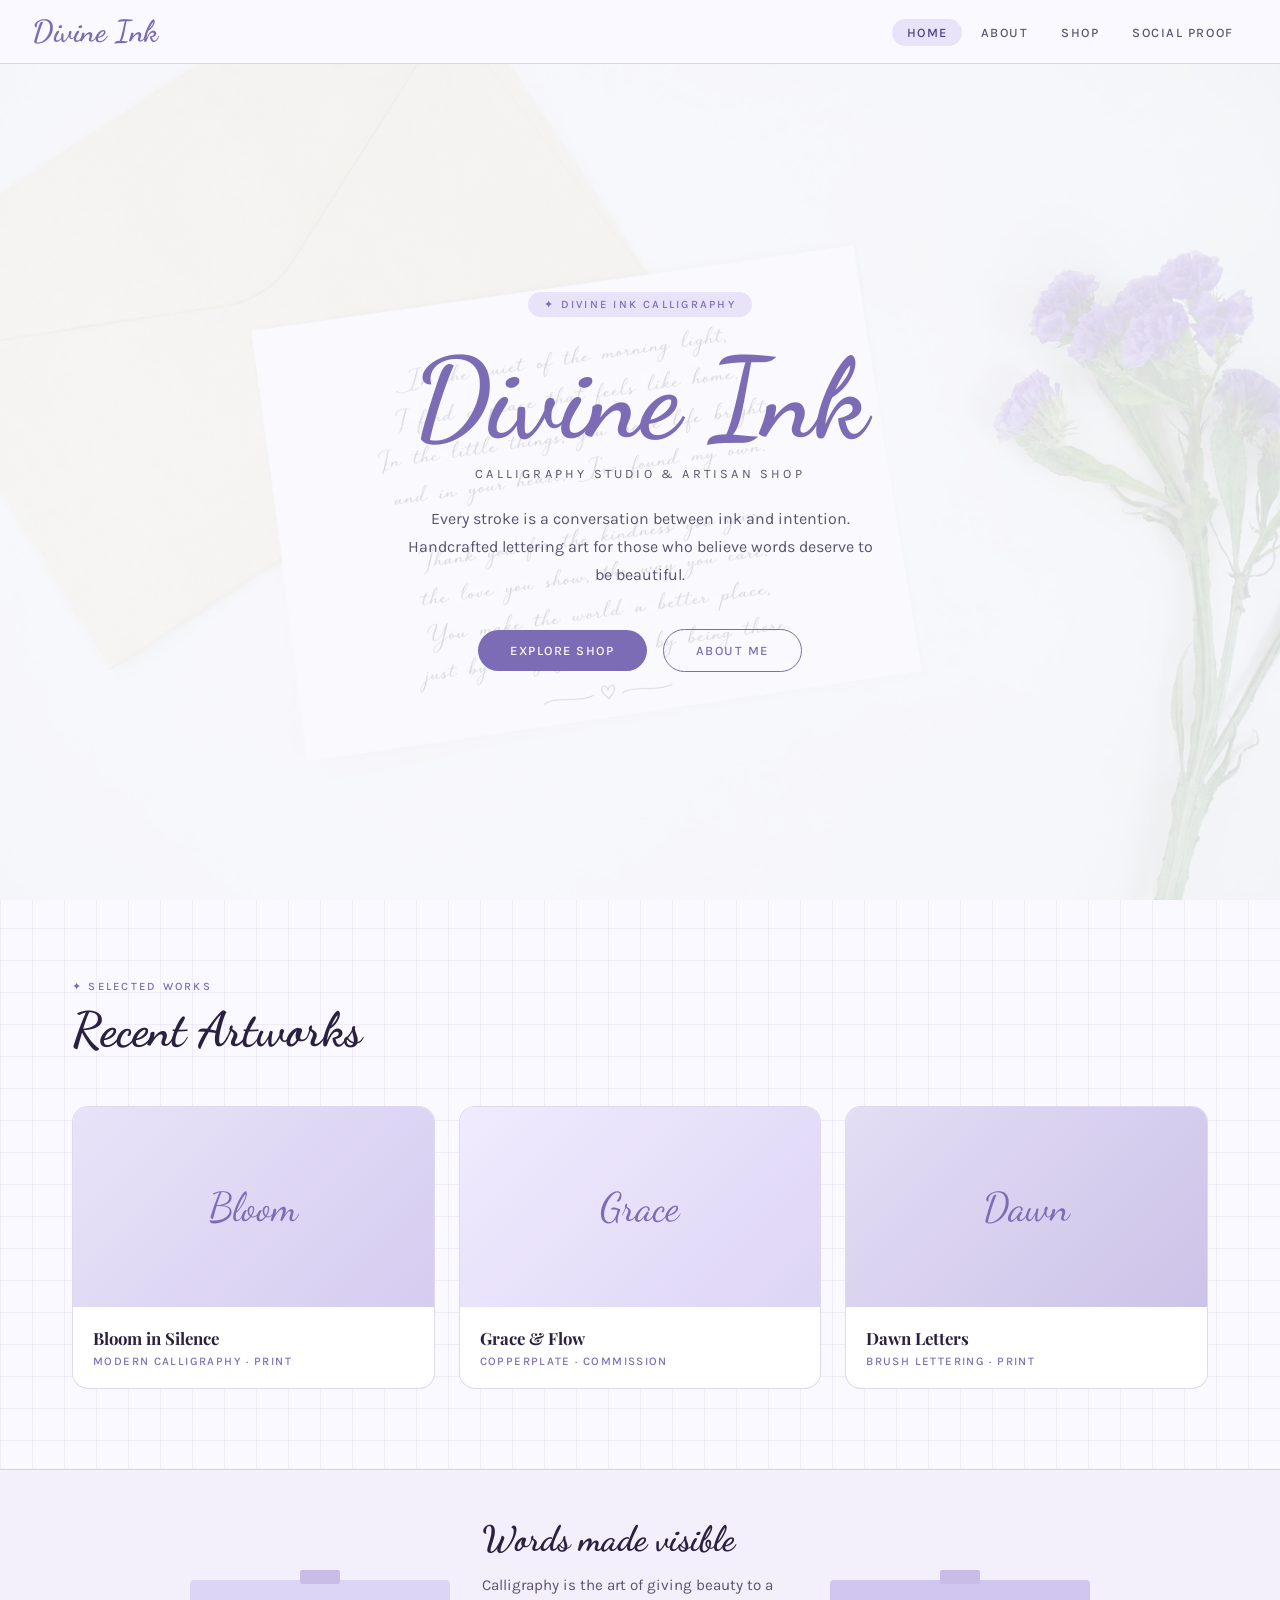
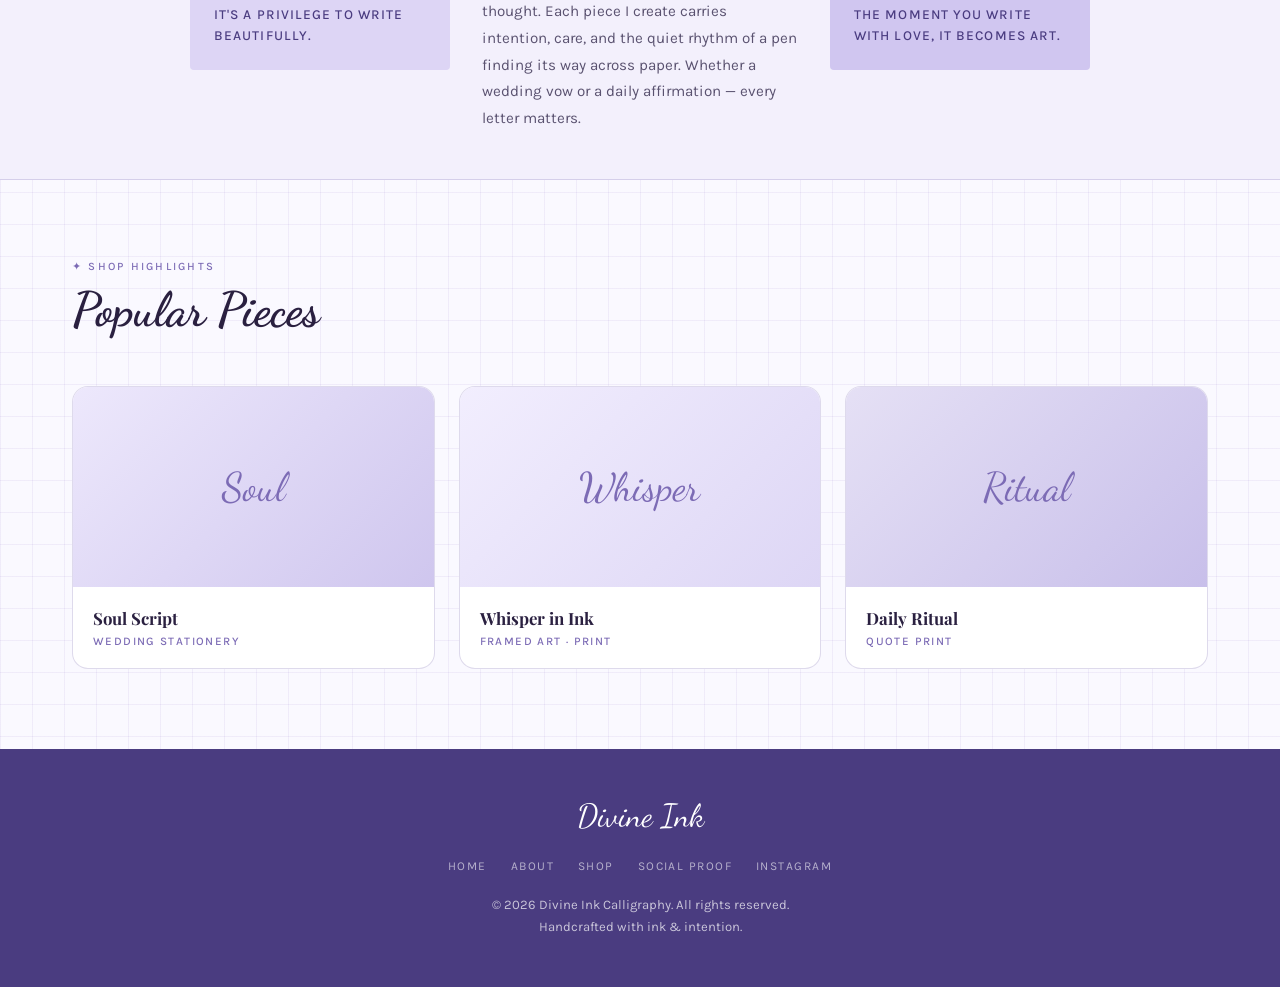
<file: index.html>
<!DOCTYPE html>
<html lang="en">

<head>
  <meta charset="UTF-8">
  <meta name="viewport" content="width=device-width, initial-scale=1.0">
  <title>Divine Ink Calligraphy</title>
  <link
    href="https://fonts.googleapis.com/css2?family=Playfair+Display:ital,wght@0,400;0,700;1,400&family=Dancing+Script:wght@400;600;700&family=Karla:wght@300;400;500&display=swap"
    rel="stylesheet">
  <style>
    :root {
      --lavender: #b8a9e8;
      --lavender-light: #e8e3f8;
      --lavender-mid: #d0c6f0;
      --lavender-deep: #7c6bb5;
      --lavender-dark: #4a3c80;
      --ink: #2a2040;
      --ink-muted: #5a5270;
      --cream: #faf9ff;
      --cream-2: #f3f0fc;
      --sticky-1: #ddd5f5;
      --sticky-2: #c9bde8;
      --border: rgba(124, 107, 181, 0.25);
      --shadow: 0 4px 24px rgba(74, 60, 128, 0.1);
    }

    * {
      margin: 0;
      padding: 0;
      box-sizing: border-box;
    }

    body {
      font-family: 'Karla', sans-serif;
      background: var(--cream);
      color: var(--ink);
      overflow-x: hidden;
    }

    /* GRID PAPER BACKGROUND */
    .grid-bg {
      background-color: var(--cream);
      background-image:
        linear-gradient(rgba(180, 160, 220, 0.15) 1px, transparent 1px),
        linear-gradient(90deg, rgba(180, 160, 220, 0.15) 1px, transparent 1px);
      background-size: 32px 32px;
    }

    /* NAV */
    nav {
      position: fixed;
      top: 0;
      left: 0;
      right: 0;
      z-index: 100;
      background: rgba(250, 249, 255, 0.95);
      backdrop-filter: blur(10px);
      border-bottom: 1px solid var(--border);
      padding: 0 2rem;
      height: 64px;
      display: flex;
      align-items: center;
      justify-content: space-between;
    }

    .nav-logo {
      font-family: 'Dancing Script', cursive;
      font-size: 1.9rem;
      font-weight: 700;
      color: var(--lavender-deep);
      letter-spacing: 0.02em;
      text-decoration: none;
    }

    .nav-links {
      display: flex;
      gap: 0.25rem;
      list-style: none;
    }

    .nav-links a {
      text-decoration: none;
      font-size: 0.8rem;
      font-weight: 500;
      letter-spacing: 0.12em;
      text-transform: uppercase;
      color: var(--ink-muted);
      padding: 0.4rem 0.9rem;
      border-radius: 20px;
      transition: all 0.2s;
    }

    .nav-links a:hover,
    .nav-links a.active {
      background: var(--lavender-light);
      color: var(--lavender-dark);
    }

    /* HERO */
    .hero {
      min-height: calc(100vh - 64px);
      display: flex;
      flex-direction: column;
      align-items: center;
      justify-content: center;
      text-align: center;
      padding-inline: 2rem;
      position: relative;
      overflow: hidden;
      background: url('images/homepage3.png') center/cover no-repeat;
      margin-top: 64px;
    }

    .hero::before {
      content: '';
      position: absolute;
      inset: 0;
      background: rgba(250, 249, 255, 0.85);
      z-index: 1;
    }

    .hero-content {
      position: relative;
      z-index: 2;
    }

    .hero-circle-1 {
      display: none;
    }

    .hero-circle-2 {
      display: none;
    }

    .hero-tag {
      display: inline-block;
      font-size: 0.7rem;
      letter-spacing: 0.2em;
      text-transform: uppercase;
      color: var(--lavender-deep);
      background: var(--lavender-light);
      padding: 0.35rem 1rem;
      border-radius: 20px;
      margin-bottom: 1.5rem;
      font-weight: 500;
    }

    .hero-title {
      font-family: 'Dancing Script', cursive;
      font-size: clamp(3.5rem, 9vw, 7rem);
      font-weight: 700;
      color: var(--lavender-deep);
      line-height: 1.05;
      margin-bottom: 0.5rem;
    }

    .hero-sub {
      font-family: 'Karla', sans-serif;
      font-size: 0.8rem;
      letter-spacing: 0.25em;
      text-transform: uppercase;
      color: var(--ink-muted);
      margin-bottom: 1.5rem;
    }

    .hero-desc {
      max-width: 480px;
      font-size: 1rem;
      color: var(--ink-muted);
      line-height: 1.75;
      margin-bottom: 2.5rem;
    }

    .btn-primary {
      display: inline-block;
      background: var(--lavender-deep);
      color: #fff;
      padding: 0.8rem 2rem;
      border-radius: 30px;
      font-size: 0.8rem;
      letter-spacing: 0.12em;
      text-transform: uppercase;
      font-weight: 500;
      cursor: pointer;
      border: none;
      transition: all 0.25s;
      text-decoration: none;
    }

    .btn-primary:hover {
      background: var(--lavender-dark);
      transform: translateY(-2px);
    }

    .btn-outline {
      display: inline-block;
      background: transparent;
      color: var(--lavender-deep);
      padding: 0.8rem 2rem;
      border-radius: 30px;
      font-size: 0.8rem;
      letter-spacing: 0.12em;
      text-transform: uppercase;
      font-weight: 500;
      cursor: pointer;
      border: 1.5px solid var(--lavender-deep);
      transition: all 0.25s;
      margin-left: 0.75rem;
      text-decoration: none;
    }

    .btn-outline:hover {
      background: var(--lavender-light);
    }

    /* HERO */
    .section {
      padding: 5rem 2rem;
      max-width: 1200px;
      margin: 0 auto;
    }

    .section-label {
      font-size: 0.7rem;
      letter-spacing: 0.2em;
      text-transform: uppercase;
      color: var(--lavender-deep);
      font-weight: 500;
      margin-bottom: 0.5rem;
    }

    .section-title {
      font-family: 'Dancing Script', cursive;
      font-size: clamp(2rem, 4vw, 3rem);
      color: var(--ink);
      margin-bottom: 3rem;
    }

    .works-grid {
      display: grid;
      grid-template-columns: repeat(auto-fill, minmax(280px, 1fr));
      gap: 1.5rem;
    }

    .work-card {
      background: #fff;
      border: 1px solid var(--border);
      border-radius: 16px;
      overflow: hidden;
      transition: all 0.3s;
      cursor: pointer;
    }

    .work-card:hover {
      transform: translateY(-6px);
      box-shadow: var(--shadow);
    }

    .work-img {
      height: 200px;
      display: flex;
      align-items: center;
      justify-content: center;
      font-family: 'Dancing Script', cursive;
      font-size: 2.5rem;
      color: var(--lavender-deep);
      position: relative;
      overflow: hidden;
    }

    .work-img-1 {
      background: linear-gradient(135deg, #e8e3f8, #d5ccf0);
    }

    .work-img-2 {
      background: linear-gradient(135deg, #f0ebfe, #ddd5f5);
    }

    .work-img-3 {
      background: linear-gradient(135deg, #e3ddf5, #ccc3e8);
    }

    .work-info {
      padding: 1.25rem;
    }

    .work-title {
      font-family: 'Playfair Display', serif;
      font-size: 1.05rem;
      font-weight: 700;
      color: var(--ink);
      margin-bottom: 0.3rem;
    }

    .work-category {
      font-size: 0.72rem;
      letter-spacing: 0.12em;
      text-transform: uppercase;
      color: var(--lavender-deep);
      font-weight: 500;
    }

    /* STICKY NOTE QUOTE */
    .sticky-section {
      padding: 3rem 2rem;
      background: var(--cream-2);
      border-top: 1px solid var(--border);
      border-bottom: 1px solid var(--border);
    }

    .sticky-inner {
      max-width: 900px;
      margin: 0 auto;
      display: flex;
      gap: 2rem;
      align-items: center;
      flex-wrap: wrap;
    }

    .sticky-note {
      background: var(--sticky-1);
      border-radius: 4px;
      padding: 1.5rem;
      min-width: 200px;
      max-width: 260px;
      position: relative;
      flex-shrink: 0;
    }

    .sticky-note::before {
      content: '';
      position: absolute;
      top: -10px;
      left: 50%;
      transform: translateX(-50%);
      width: 40px;
      height: 14px;
      background: var(--sticky-2);
      border-radius: 2px;
    }

    .sticky-note p {
      font-family: 'Karla', sans-serif;
      font-size: 0.85rem;
      font-weight: 500;
      letter-spacing: 0.08em;
      text-transform: uppercase;
      color: var(--lavender-dark);
      line-height: 1.55;
    }

    .sticky-text {
      flex: 1;
      min-width: 250px;
    }

    .sticky-text h2 {
      font-family: 'Dancing Script', cursive;
      font-size: 2.2rem;
      color: var(--ink);
      margin-bottom: 0.75rem;
    }

    .sticky-text p {
      color: var(--ink-muted);
      line-height: 1.75;
      font-size: 0.95rem;
    }

    /* FOOTER */
    footer {
      background: var(--lavender-dark);
      color: rgba(255, 255, 255, 0.7);
      padding: 3rem 2rem;
      text-align: center;
    }

    footer .footer-logo {
      font-family: 'Dancing Script', cursive;
      font-size: 2rem;
      color: #fff;
      margin-bottom: 0.5rem;
    }

    footer p {
      font-size: 0.82rem;
      line-height: 1.7;
    }

    footer .footer-links {
      display: flex;
      justify-content: center;
      gap: 1.5rem;
      margin: 1.25rem 0;
      list-style: none;
      flex-wrap: wrap;
    }

    footer .footer-links a {
      font-size: 0.75rem;
      letter-spacing: 0.12em;
      text-transform: uppercase;
      color: rgba(255, 255, 255, 0.6);
      text-decoration: none;
      cursor: pointer;
      transition: color 0.2s;
    }

    footer .footer-links a:hover {
      color: #fff;
    }
  </style>
</head>

<body class="grid-bg">

  <!-- NAVIGATION -->
  <nav>
    <a href="index.html" class="nav-logo">Divine Ink</a>
    <ul class="nav-links">
      <li><a href="index.html" class="nav-home active">Home</a></li>
      <li><a href="about.html" class="nav-about">About</a></li>
      <li><a href="products.html" class="nav-shop">Shop</a></li>
      <li><a href="testimonials.html">Social Proof</a></li>
    </ul>
  </nav>

  <!-- HERO SECTION -->
  <section class="hero grid-bg">
    <div class="hero-circle-1"></div>
    <div class="hero-circle-2"></div>

    <div class="hero-content">
      <span class="hero-tag">✦ Divine Ink Calligraphy</span>
      <h1 class="hero-title">Divine Ink</h1>
      <p class="hero-sub">Calligraphy Studio &amp; Artisan Shop</p>
      <p class="hero-desc">Every stroke is a conversation between ink and intention. Handcrafted lettering art for those
        who believe words deserve to be beautiful.</p>
      <div>
        <a href="products.html" class="btn-primary">Explore Shop</a>
        <a href="about.html" class="btn-outline">About Me</a>
      </div>
    </div>
  </section>

  <!-- Featured Works -->
  <section class="section">
    <p class="section-label">✦ Selected Works</p>
    <h2 class="section-title">Recent Artworks</h2>
    <div class="works-grid">
      <div class="work-card" onclick="location.href='product-detail.html?id=bloom'">
        <div class="work-img work-img-1">Bloom</div>
        <div class="work-info">
          <p class="work-title">Bloom in Silence</p>
          <p class="work-category">Modern Calligraphy · Print</p>
        </div>
      </div>
      <div class="work-card" onclick="location.href='product-detail.html?id=grace'">
        <div class="work-img work-img-2">Grace</div>
        <div class="work-info">
          <p class="work-title">Grace & Flow</p>
          <p class="work-category">Copperplate · Commission</p>
        </div>
      </div>
      <div class="work-card" onclick="location.href='product-detail.html?id=dawn'">
        <div class="work-img work-img-3">Dawn</div>
        <div class="work-info">
          <p class="work-title">Dawn Letters</p>
          <p class="work-category">Brush Lettering · Print</p>
        </div>
      </div>
    </div>
  </section>

  <!-- Sticky Note Quote -->
  <div class="sticky-section">
    <div class="sticky-inner">
      <div class="sticky-note">
        <p>It's a privilege to write beautifully.</p>
      </div>
      <div class="sticky-text">
        <h2>Words made visible</h2>
        <p>Calligraphy is the art of giving beauty to a thought. Each piece I create carries intention, care, and the
          quiet rhythm of a pen finding its way across paper. Whether a wedding vow or a daily affirmation — every
          letter matters.</p>
      </div>
      <div class="sticky-note" style="background: var(--lavender-mid);">
        <p>The moment you write with love, it becomes art.</p>
      </div>
    </div>
  </div>

  <!-- Second Featured Row -->
  <section class="section">
    <p class="section-label">✦ Shop Highlights</p>
    <h2 class="section-title">Popular Pieces</h2>
    <div class="works-grid">
      <div class="work-card" onclick="location.href='product-detail.html?id=soul'">
        <div class="work-img" style="background: linear-gradient(135deg,#ede8fc,#cfc6ee)">Soul</div>
        <div class="work-info">
          <p class="work-title">Soul Script</p>
          <p class="work-category">Wedding Stationery</p>
        </div>
      </div>
      <div class="work-card" onclick="location.href='product-detail.html?id=whisper'">
        <div class="work-img" style="background: linear-gradient(135deg,#f2eefe,#ddd6f5)">Whisper</div>
        <div class="work-info">
          <p class="work-title">Whisper in Ink</p>
          <p class="work-category">Framed Art · Print</p>
        </div>
      </div>
      <div class="work-card" onclick="location.href='product-detail.html?id=ritual'">
        <div class="work-img" style="background: linear-gradient(135deg,#e5e0f5,#c8bfea)">Ritual</div>
        <div class="work-info">
          <p class="work-title">Daily Ritual</p>
          <p class="work-category">Quote Print</p>
        </div>
      </div>
    </div>
  </section>

  <!-- FOOTER -->
  <footer>
    <div class="footer-logo">Divine Ink</div>
    <ul class="footer-links">
      <li><a href="index.html">Home</a></li>
      <li><a href="about.html">About</a></li>
      <li><a href="products.html">Shop</a></li>
      <li><a href="testimonials.html">Social Proof</a></li>
      <li><a href="https://instagram.com" target="_blank" title="Follow us on Instagram">Instagram</a></li>
    </ul>
    <p>© 2026 Divine Ink Calligraphy. All rights reserved.<br>Handcrafted with ink &amp; intention.</p>
  </footer>

</body>

</html>
</file>
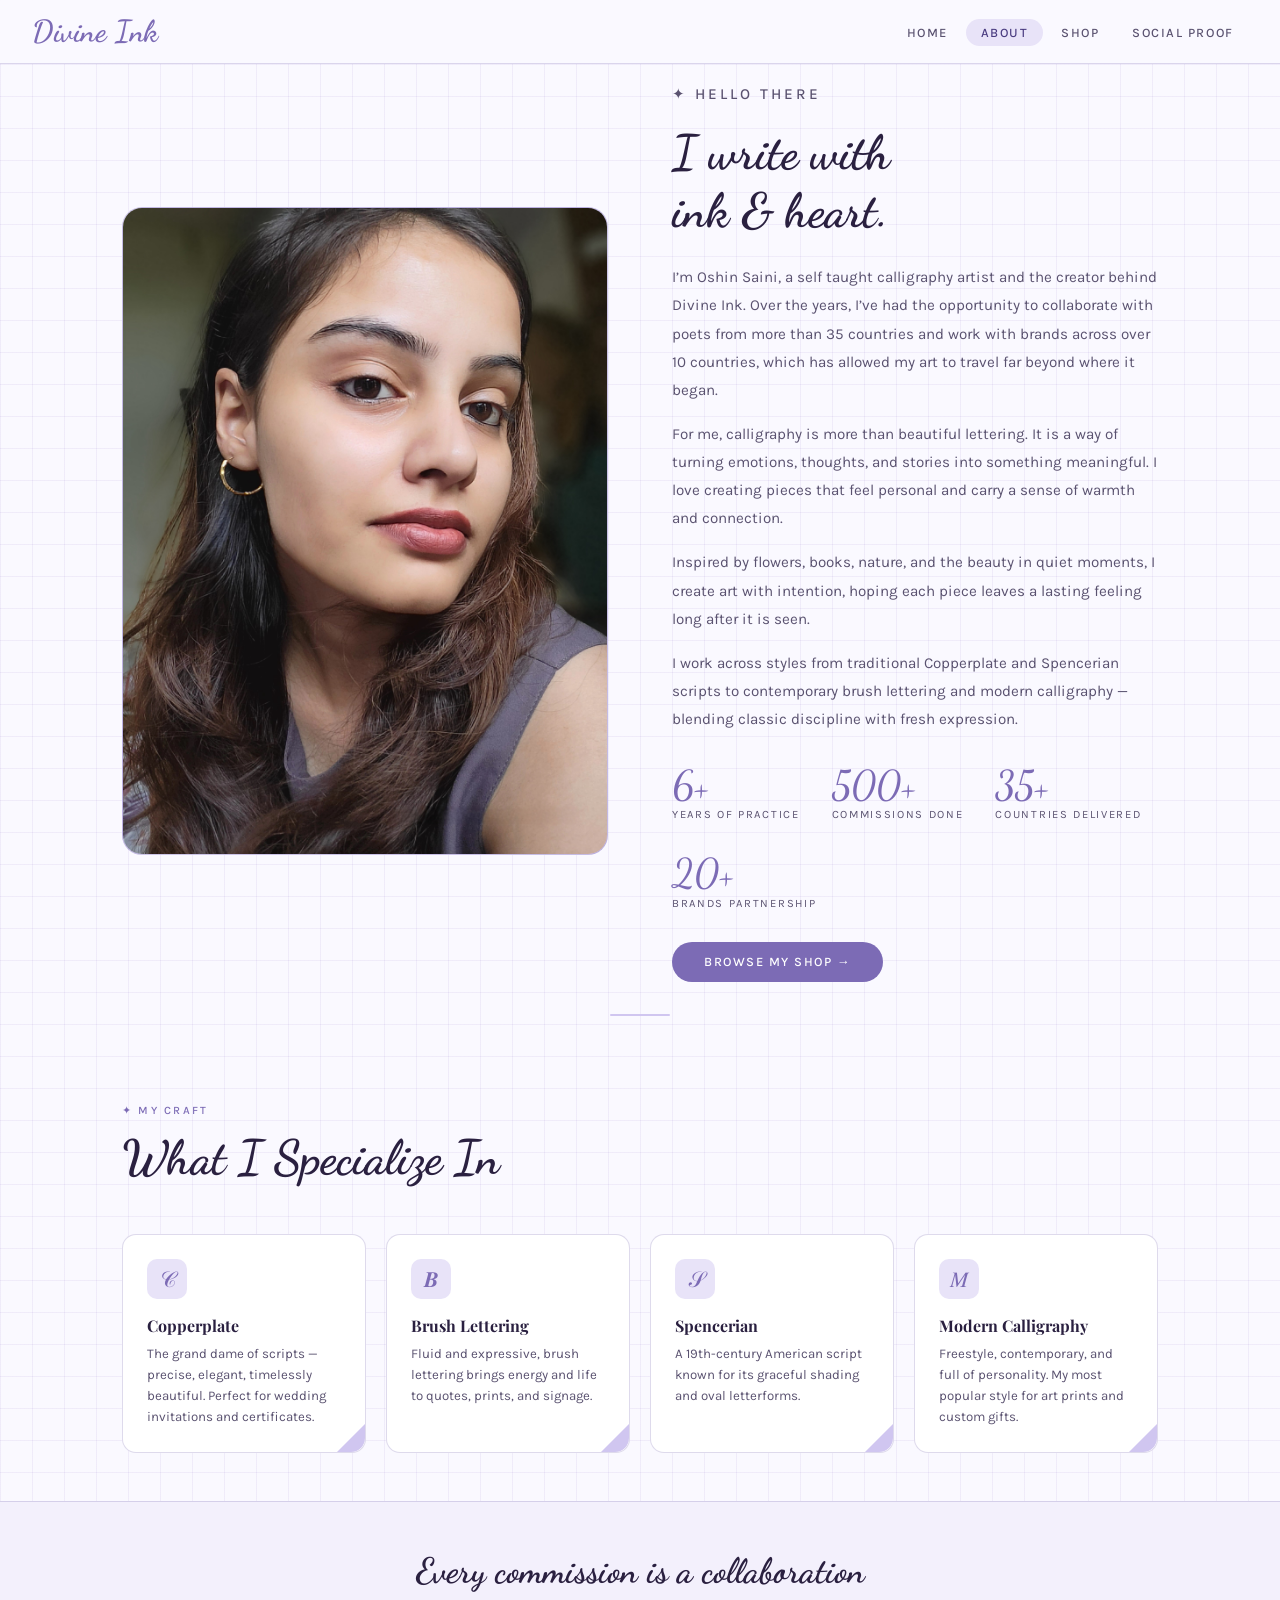
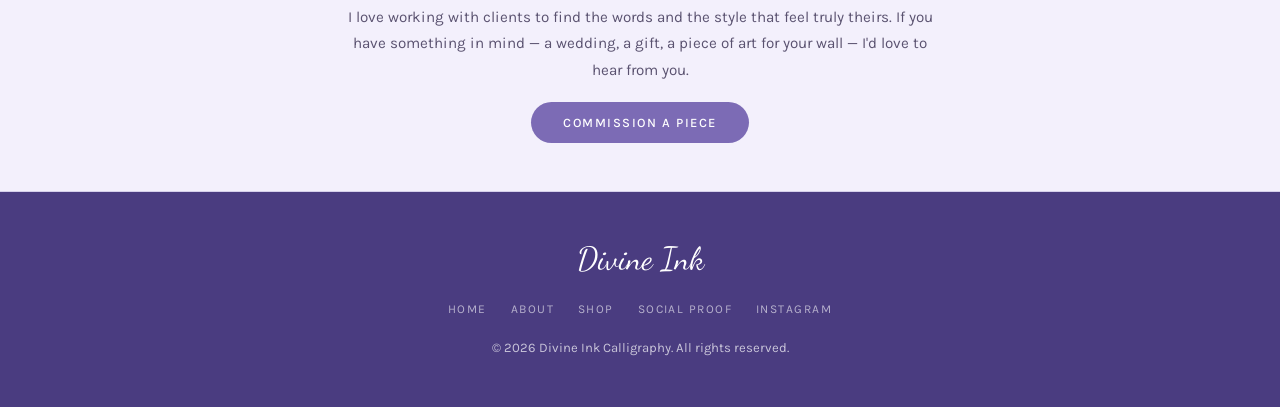
<file: about.html>
<!DOCTYPE html>
<html lang="en">

<head>
  <meta charset="UTF-8">
  <meta name="viewport" content="width=device-width, initial-scale=1.0">
  <title>About - Divine Ink Calligraphy</title>
  <link
    href="https://fonts.googleapis.com/css2?family=Playfair+Display:ital,wght@0,400;0,700;1,400&family=Dancing+Script:wght@400;600;700&family=Karla:wght@300;400;500&display=swap"
    rel="stylesheet">
  <style>
    :root {
      --lavender: #b8a9e8;
      --lavender-light: #e8e3f8;
      --lavender-mid: #d0c6f0;
      --lavender-deep: #7c6bb5;
      --lavender-dark: #4a3c80;
      --ink: #2a2040;
      --ink-muted: #5a5270;
      --cream: #faf9ff;
      --cream-2: #f3f0fc;
      --sticky-1: #ddd5f5;
      --sticky-2: #c9bde8;
      --border: rgba(124, 107, 181, 0.25);
      --shadow: 0 4px 24px rgba(74, 60, 128, 0.1);
    }

    * {
      margin: 0;
      padding: 0;
      box-sizing: border-box;
    }

    body {
      font-family: 'Karla', sans-serif;
      background: var(--cream);
      color: var(--ink);
      overflow-x: hidden;
    }

    /* GRID PAPER BACKGROUND */
    .grid-bg {
      background-color: var(--cream);
      background-image:
        linear-gradient(rgba(180, 160, 220, 0.15) 1px, transparent 1px),
        linear-gradient(90deg, rgba(180, 160, 220, 0.15) 1px, transparent 1px);
      background-size: 32px 32px;
    }

    /* NAV */
    nav {
      position: fixed;
      top: 0;
      left: 0;
      right: 0;
      z-index: 100;
      background: rgba(250, 249, 255, 0.95);
      backdrop-filter: blur(10px);
      border-bottom: 1px solid var(--border);
      padding: 0 2rem;
      height: 64px;
      display: flex;
      align-items: center;
      justify-content: space-between;
    }

    .nav-logo {
      font-family: 'Dancing Script', cursive;
      font-size: 1.9rem;
      font-weight: 700;
      color: var(--lavender-deep);
      letter-spacing: 0.02em;
      text-decoration: none;
    }

    .nav-links {
      display: flex;
      gap: 0.25rem;
      list-style: none;
    }

    .nav-links a {
      text-decoration: none;
      font-size: 0.8rem;
      font-weight: 500;
      letter-spacing: 0.12em;
      text-transform: uppercase;
      color: var(--ink-muted);
      padding: 0.4rem 0.9rem;
      border-radius: 20px;
      transition: all 0.2s;
    }

    .nav-links a:hover,
    .nav-links a.active {
      background: var(--lavender-light);
      color: var(--lavender-dark);
    }

    @media (max-width: 720px) {
      nav {
        padding: 0 1rem;
      }

      .nav-links a {
        padding: 0.35rem 0.6rem;
        font-size: 0.72rem;
      }
    }

    /* HERO SECTION */
    .about-hero {
      padding: 4rem 2rem 2rem;
      padding-top: 80px;
      max-width: 1100px;
      margin: 0 auto;
      display: grid;
      grid-template-columns: 1fr 1fr;
      gap: 4rem;
      align-items: center;
    }

    @media (max-width: 720px) {
      .about-hero {
        grid-template-columns: 1fr;
      }
    }

    .about-portrait {
      aspect-ratio: 3/4;
      background: linear-gradient(135deg, var(--lavender-light), var(--lavender-mid));
      background-size: cover;
      background-position: center;
      border-radius: 20px;
      display: flex;
      align-items: center;
      justify-content: center;
      font-family: 'Dancing Script', cursive;
      font-size: 4rem;
      color: var(--lavender-deep);
      border: 1px solid var(--border);
      position: relative;
      overflow: hidden;
    }

    .about-portrait img {
      width: 100%;
      height: 100%;
      object-fit: cover;
      position: absolute;
      z-index: 2;
    }

    .about-portrait-grid {
      position: absolute;
      inset: 0;
      background-image:
        linear-gradient(rgba(124, 107, 181, 0.08) 1px, transparent 1px),
        linear-gradient(90deg, rgba(124, 107, 181, 0.08) 1px, transparent 1px);
      background-size: 24px 24px;
      z-index: 1;
    }

    .about-portrait-text {
      position: relative;
      z-index: 2;
      text-align: center;
    }

    .about-portrait-text small {
      display: block;
      font-family: 'Karla', sans-serif;
      font-size: 0.7rem;
      letter-spacing: 0.2em;
      text-transform: uppercase;
      color: var(--lavender-dark);
      margin-top: 0.5rem;
    }

    .section-label {
      font-size: 0.7rem;
      letter-spacing: 0.2em;
      text-transform: uppercase;
      color: var(--lavender-deep);
      font-weight: 500;
      margin-bottom: 0.75rem;
    }

    .about-content h1 {
      font-family: 'Dancing Script', cursive;
      font-size: 3rem;
      color: var(--ink);
      margin-bottom: 1.5rem;
      line-height: 1.2;
    }

    .about-content p {
      color: var(--ink-muted);
      line-height: 1.85;
      margin-bottom: 1rem;
      font-size: 0.95rem;
    }

    .about-stats {
      display: flex;
      gap: 2rem;
      margin: 2rem 0;
      flex-wrap: wrap;
    }

    .stat {
      text-align: left;
    }

    .stat-num {
      font-family: 'Dancing Script', cursive;
      font-size: 2.5rem;
      color: var(--lavender-deep);
      line-height: 1;
    }

    .stat-label {
      font-size: 0.7rem;
      letter-spacing: 0.15em;
      text-transform: uppercase;
      color: var(--ink-muted);
      margin-top: 0.2rem;
    }

    .btn-primary {
      display: inline-block;
      background: var(--lavender-deep);
      color: #fff;
      padding: 0.8rem 2rem;
      border-radius: 30px;
      font-size: 0.8rem;
      letter-spacing: 0.12em;
      text-transform: uppercase;
      font-weight: 500;
      cursor: pointer;
      border: none;
      transition: all 0.25s;
      text-decoration: none;
    }

    .btn-primary:hover {
      background: var(--lavender-dark);
      transform: translateY(-2px);
    }

    /* SKILLS SECTION */
    .skills-section {
      max-width: 1100px;
      margin: 0 auto;
      padding: 3rem 2rem;
    }

    .section-title {
      font-family: 'Dancing Script', cursive;
      font-size: clamp(2rem, 4vw, 3rem);
      color: var(--ink);
      margin-bottom: 3rem;
    }

    .skills-grid {
      display: grid;
      grid-template-columns: repeat(auto-fill, minmax(220px, 1fr));
      gap: 1.25rem;
      margin-top: 2rem;
    }

    .skill-card {
      background: #fff;
      border: 1px solid var(--border);
      border-radius: 14px;
      padding: 1.5rem;
      position: relative;
    }

    .skill-card-corner {
      position: absolute;
      bottom: 0;
      right: 0;
      width: 0;
      height: 0;
      border-style: solid;
      border-width: 0 0 28px 28px;
      border-color: transparent transparent var(--lavender-mid) transparent;
      border-radius: 0 0 14px 0;
    }

    .skill-icon {
      width: 40px;
      height: 40px;
      background: var(--lavender-light);
      border-radius: 10px;
      display: flex;
      align-items: center;
      justify-content: center;
      font-family: 'Dancing Script', cursive;
      font-size: 1.4rem;
      color: var(--lavender-deep);
      margin-bottom: 1rem;
    }

    .skill-card h3 {
      font-family: 'Playfair Display', serif;
      font-size: 1rem;
      color: var(--ink);
      margin-bottom: 0.4rem;
    }

    .skill-card p {
      font-size: 0.83rem;
      color: var(--ink-muted);
      line-height: 1.6;
    }

    /* STICKY SECTION */
    .sticky-section {
      padding: 3rem 2rem;
      background: var(--cream-2);
      border-top: 1px solid var(--border);
      border-bottom: 1px solid var(--border);
    }

    .sticky-inner {
      max-width: 900px;
      margin: 0 auto;
      display: flex;
      gap: 2rem;
      align-items: center;
      flex-wrap: wrap;
    }

    .sticky-text {
      flex: 1;
      min-width: 250px;
    }

    .sticky-text h2 {
      font-family: 'Dancing Script', cursive;
      font-size: 2.2rem;
      color: var(--ink);
      margin-bottom: 0.75rem;
    }

    .sticky-text p {
      color: var(--ink-muted);
      line-height: 1.75;
      font-size: 0.95rem;
    }

    .divider {
      width: 60px;
      height: 2px;
      background: var(--lavender-mid);
      margin: 0 auto 2.5rem;
      border-radius: 2px;
    }

    /* FOOTER */
    footer {
      background: var(--lavender-dark);
      color: rgba(255, 255, 255, 0.7);
      padding: 3rem 2rem;
      text-align: center;
    }

    footer .footer-logo {
      font-family: 'Dancing Script', cursive;
      font-size: 2rem;
      color: #fff;
      margin-bottom: 0.5rem;
    }

    footer p {
      font-size: 0.82rem;
      line-height: 1.7;
    }

    footer .footer-links {
      display: flex;
      justify-content: center;
      gap: 1.5rem;
      margin: 1.25rem 0;
      list-style: none;
      flex-wrap: wrap;
    }

    footer .footer-links a {
      font-size: 0.75rem;
      letter-spacing: 0.12em;
      text-transform: uppercase;
      color: rgba(255, 255, 255, 0.6);
      text-decoration: none;
      cursor: pointer;
      transition: color 0.2s;
    }

    footer .footer-links a:hover {
      color: #fff;
    }
  </style>
</head>

<body class="grid-bg">

  <!-- NAVIGATION -->
  <nav>
    <a href="index.html" class="nav-logo">Divine Ink</a>
    <ul class="nav-links">
      <li><a href="index.html" class="nav-home">Home</a></li>
      <li><a href="about.html" class="nav-about active">About</a></li>
      <li><a href="products.html" class="nav-shop">Shop</a></li>
      <li><a href="testimonials.html">Social Proof</a></li>
    </ul>
  </nav>

  <!-- ABOUT HERO SECTION -->
  <div class="about-hero">
    <div class="about-portrait">
      <img src="images/oshin.jpg" alt="Calligrapher" onerror="this.style.display='none'">
      <div class="about-portrait-grid"></div>
      <!-- <div class="about-portrait-text">
        <span>✦</span>
        <small>Calligrapher & Artist</small>
      </div> -->
    </div>
    <div class="about-content">
      <p class="section-label">✦ Hello there</p>
      <h1>I write with<br>ink &amp; heart.</h1>
      <p>I’m Oshin Saini, a self taught calligraphy artist and the creator behind Divine Ink. Over the years, I’ve had
        the opportunity to collaborate with poets from more than 35 countries and work with brands across over 10
        countries, which has allowed my art to travel far beyond where it began.</p>
      <p>For me, calligraphy is more than beautiful lettering. It is a way of turning emotions, thoughts, and stories
        into something meaningful. I love creating pieces that feel personal and carry a sense of warmth and connection.
      </p>
      <p>
        Inspired by flowers, books, nature, and the beauty in quiet moments, I create art with intention, hoping each
        piece leaves a lasting feeling long after it is seen.
      </p>
      <p>I work across styles from traditional Copperplate and Spencerian scripts to contemporary brush lettering and
        modern calligraphy — blending classic discipline with fresh expression.</p>
      <div class="about-stats">
        <div class="stat">
          <div class="stat-num">6+</div>
          <div class="stat-label">Years of Practice</div>
        </div>
        <div class="stat">
          <div class="stat-num">500+</div>
          <div class="stat-label">Commissions Done</div>
        </div>
        <div class="stat">
          <div class="stat-num">35+</div>
          <div class="stat-label">Countries Delivered</div>
        </div>
        <div class="stat">
          <div class="stat-num">20+</div>
          <div class="stat-label">Brands Partnership</div>
        </div>
      </div>
      <a href="products.html" class="btn-primary">Browse My Shop →</a>
    </div>
  </div>

  <div class="divider"></div>

  <!-- SKILLS SECTION -->
  <div class="skills-section">
    <p class="section-label">✦ My Craft</p>
    <h2 class="section-title">What I Specialize In</h2>
    <div class="skills-grid">
      <div class="skill-card">
        <div class="skill-icon">𝒞</div>
        <h3>Copperplate</h3>
        <p>The grand dame of scripts — precise, elegant, timelessly beautiful. Perfect for wedding invitations and
          certificates.</p>
        <div class="skill-card-corner"></div>
      </div>
      <div class="skill-card">
        <div class="skill-icon">𝑩</div>
        <h3>Brush Lettering</h3>
        <p>Fluid and expressive, brush lettering brings energy and life to quotes, prints, and signage.</p>
        <div class="skill-card-corner"></div>
      </div>
      <div class="skill-card">
        <div class="skill-icon">𝒮</div>
        <h3>Spencerian</h3>
        <p>A 19th-century American script known for its graceful shading and oval letterforms.</p>
        <div class="skill-card-corner"></div>
      </div>
      <div class="skill-card">
        <div class="skill-icon">𝑀</div>
        <h3>Modern Calligraphy</h3>
        <p>Freestyle, contemporary, and full of personality. My most popular style for art prints and custom gifts.</p>
        <div class="skill-card-corner"></div>
      </div>
    </div>
  </div>

  <!-- STICKY QUOTE SECTION -->
  <div class="sticky-section">
    <div class="sticky-inner">
      <div class="sticky-text" style="max-width:600px; margin: 0 auto; text-align: center;">
        <h2>Every commission is a collaboration</h2>
        <p>I love working with clients to find the words and the style that feel truly theirs. If you have something
          in mind — a wedding, a gift, a piece of art for your wall — I'd love to hear from you.</p>
        <br>
        <a href="products.html" class="btn-primary">Commission a Piece</a>
      </div>
    </div>
  </div>

  <!-- FOOTER -->
  <footer>
    <div class="footer-logo">Divine Ink</div>
    <ul class="footer-links">
      <li><a href="index.html">Home</a></li>
      <li><a href="about.html">About</a></li>
      <li><a href="products.html">Shop</a></li>
      <li><a href="testimonials.html">Social Proof</a></li>
      <li><a href="https://instagram.com" target="_blank" title="Follow us on Instagram">Instagram</a></li>
    </ul>
    <p>© 2026 Divine Ink Calligraphy. All rights reserved.</p>
  </footer>

</body>

</html>
</file>
